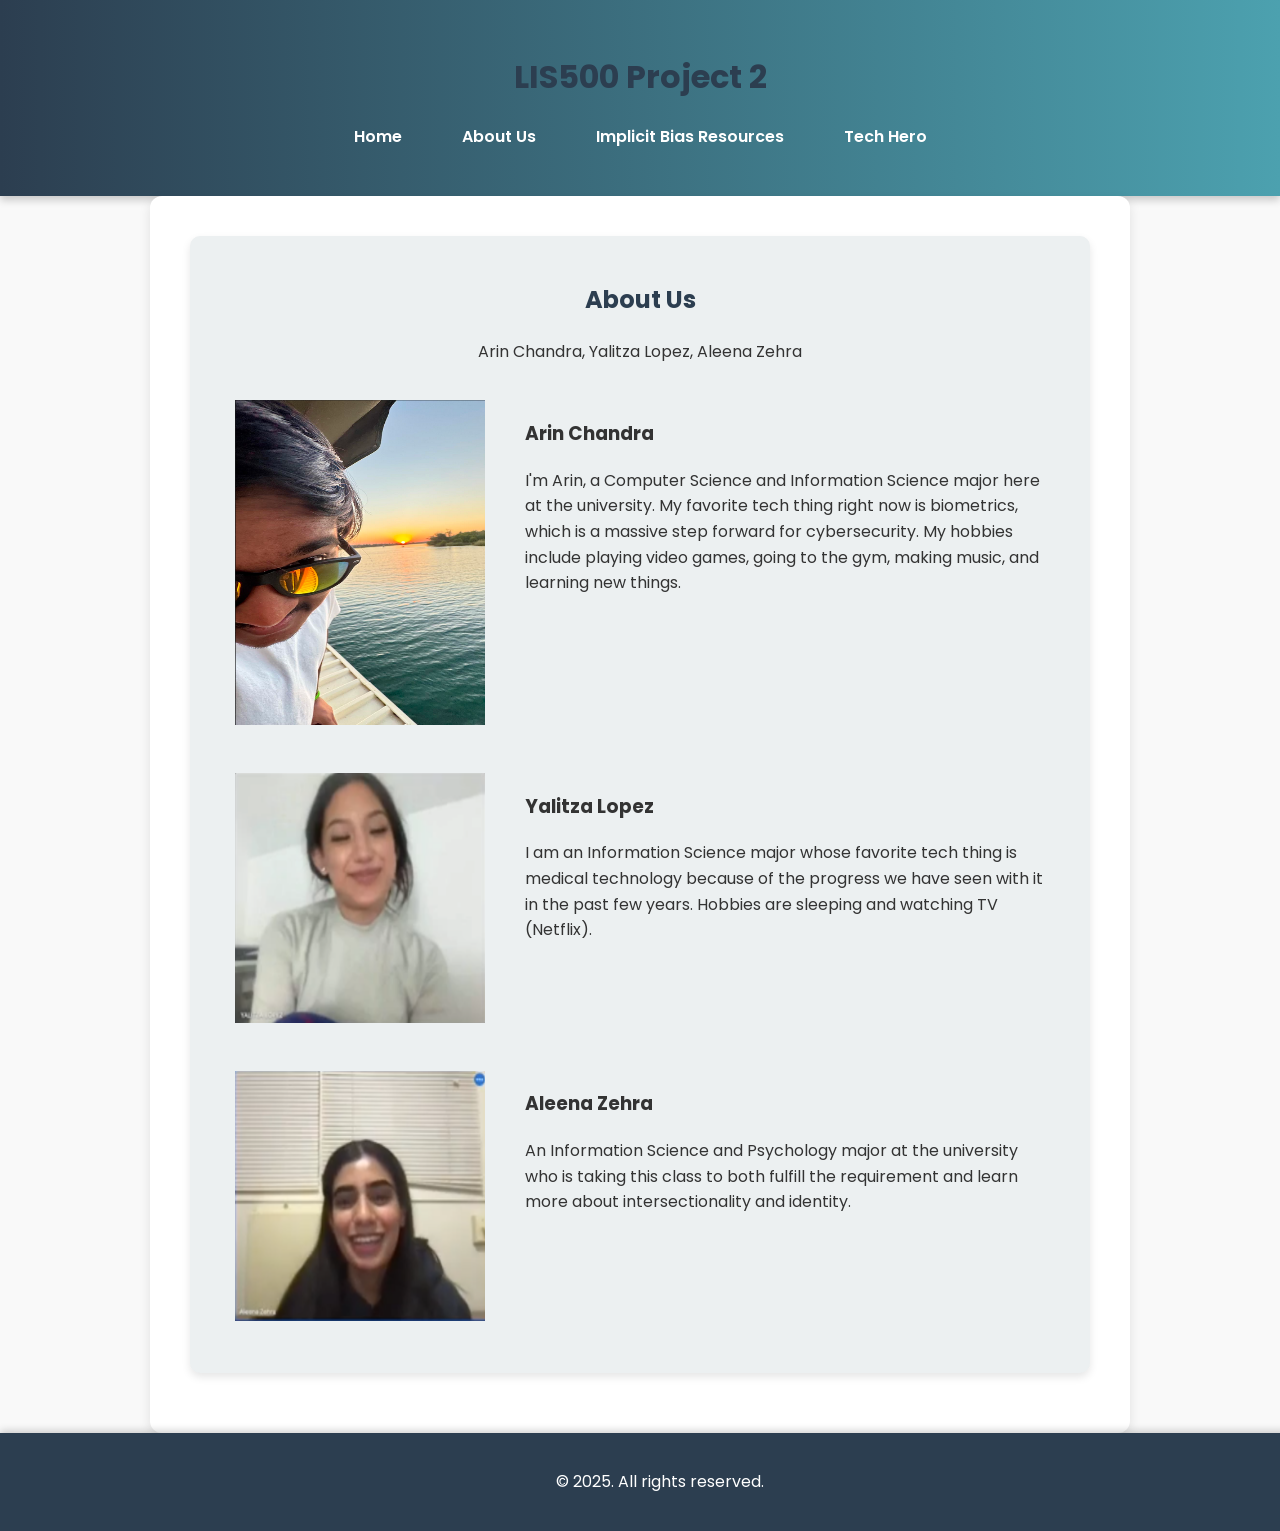
<file: about.html>
<!DOCTYPE html>
<html lang="en">
<head>
    <meta charset="UTF-8">
    <meta name="viewport" content="width=device-width, initial-scale=1.0">
    <title>About Us!</title>
    <link rel="stylesheet" href="styles.css">
</head>
<body>
    <header class="site-header">
        <h1>LIS500 Project 2</h1>
        <nav>
            <ul class="nav-menu">
                <li><a href="p2.html">Home</a></li>
                <li><a href="about.html">About Us</a></li>
                <li><a href="resources.html">Implicit Bias Resources</a></li>
                <li><a href="tech-hero.html">Tech Hero</a></li>
            </ul>
        </nav>
    </header>
    
    <main class="main-content">
        <section class="intro-section">
            <h2>About Us</h2>
            <p>Arin Chandra, Yalitza Lopez, Aleena Zehra</p>
            <div class = "person">
            <div class = "personimage">
                <img src = "img/arin.png" height="325" width="250">
            </div>
                <!-- Align images on the left. Text goes on the right. Follow through for every individual. -->
            <div class = "persontext">
                <h3>Arin Chandra</h3>
                <p>I'm Arin, a Computer Science and Information Science major here at the university. My favorite tech thing right now is biometrics, which is a massive step forward for cybersecurity.
                My hobbies include playing video games, going to the gym, making music, and learning new things.</p>
            </div>
            </div>
            <div class = "person">
            <div class = "personimage">
                <img src = "img/yalitza-placeholder.png" height="250" width="250">
            </div>
            <div class = "persontext">
                <h3>Yalitza Lopez</h3>
                <p>I am an Information Science major whose favorite tech thing is medical technology because of the progress we have seen with it in the past few years. Hobbies are sleeping and watching TV (Netflix).</p>
            </div>
            </div>
            <div class = "person">
            <div class = "personimage">
                <img src = "img/aleena-placeholder.png" height="250" width="250">
            </div>
            <div class = "persontext">
                <h3>Aleena Zehra</h3>
                <p>An Information Science and Psychology major at the university who is taking this class to both fulfill the requirement and learn more about intersectionality and identity.</p>
            </div>
            </div>
        </section>
    </main>
    
    <footer class="site-footer">
        <p>&copy; 2025. All rights reserved.</p>
    </footer>
</body>
</html>
</file>
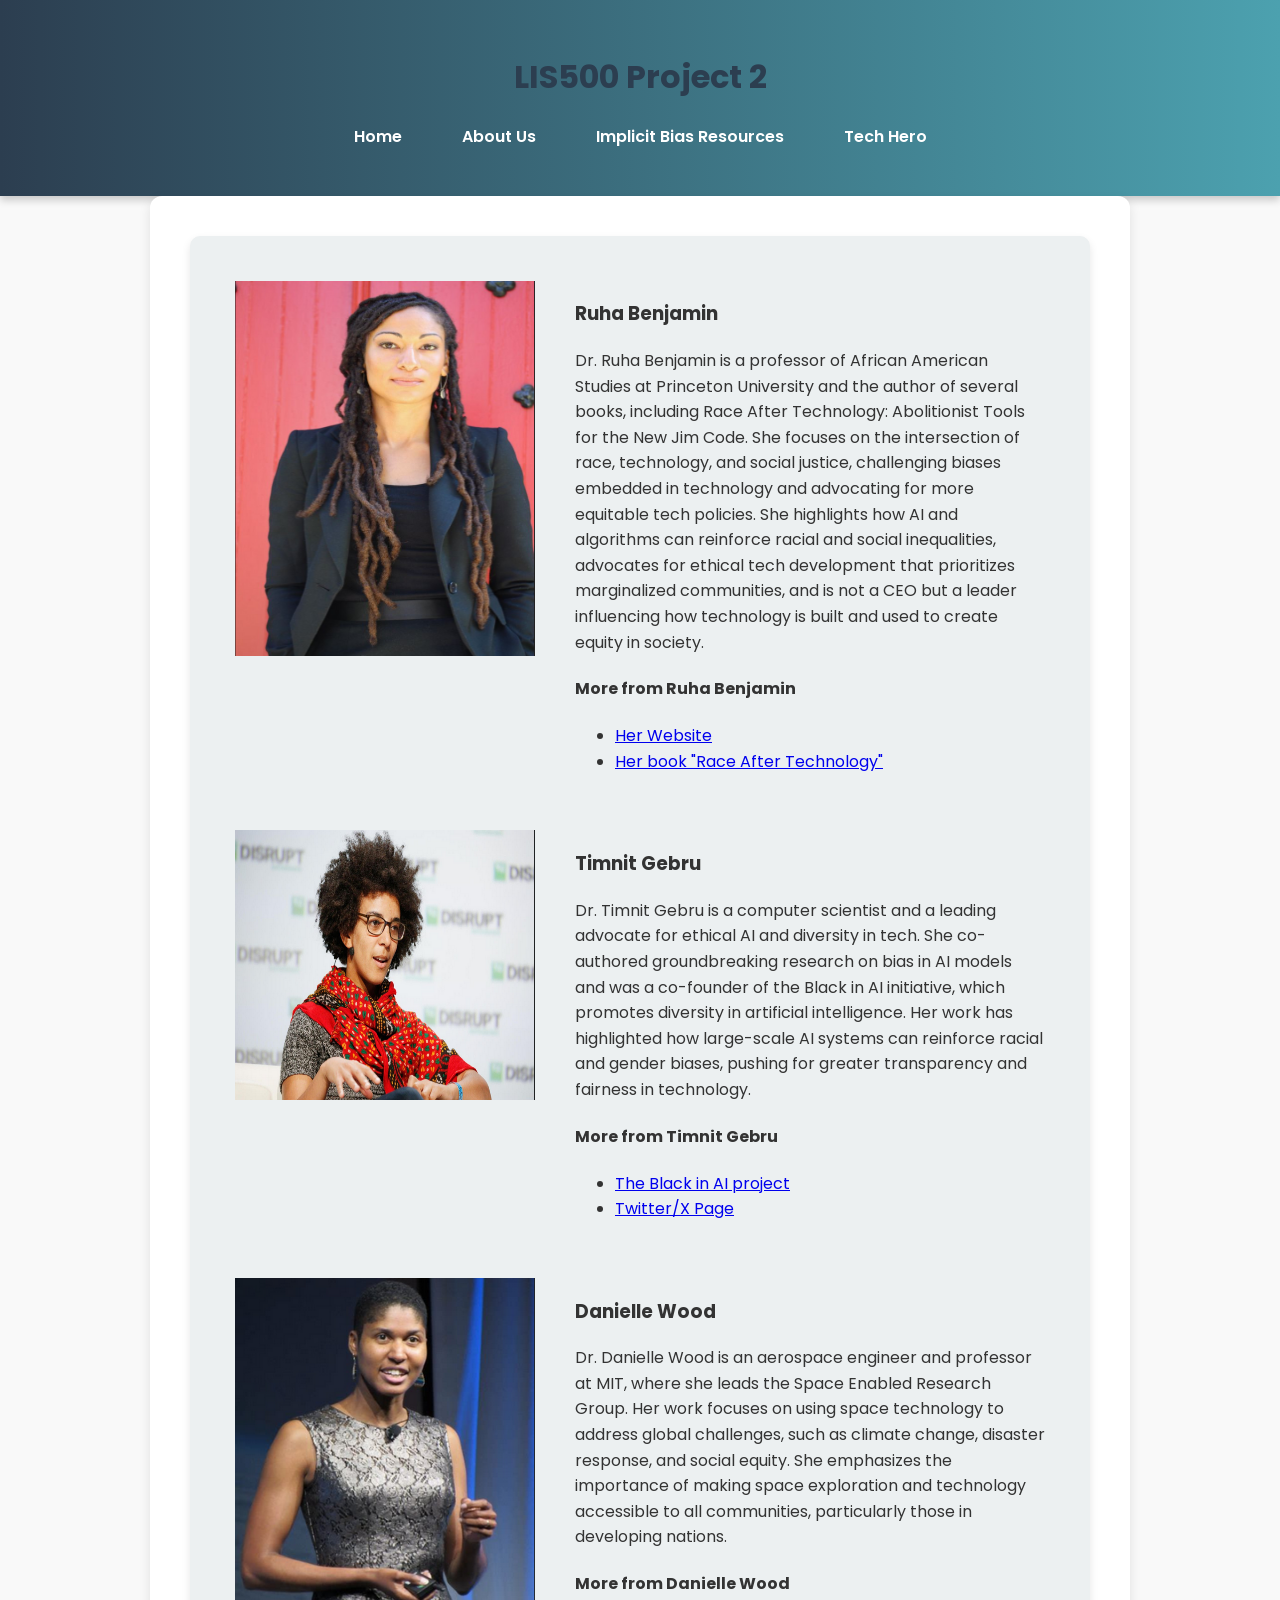
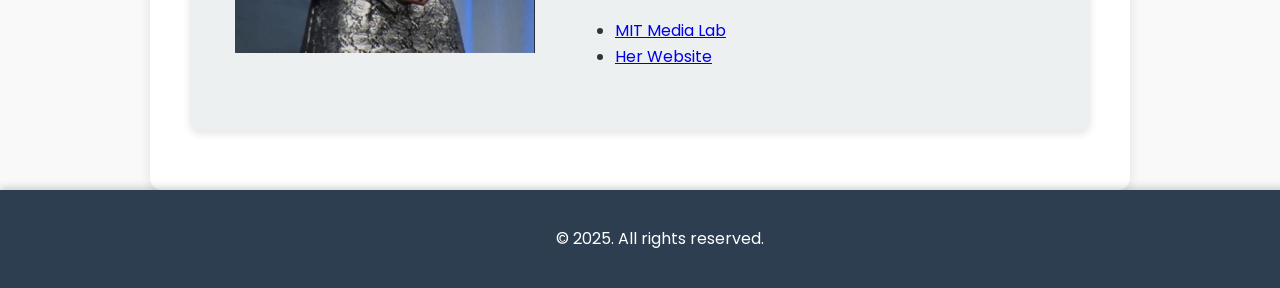
<file: tech-hero.html>
<!DOCTYPE html>
<html lang="en">
<head>
    <meta charset="UTF-8">
    <meta name="viewport" content="width=device-width, initial-scale=1.0">
    <title>Our Tech Heroes</title>
    <link rel="stylesheet" href="styles.css">
</head>
<body>
    <header class="site-header">
        <h1>LIS500 Project 2</h1>
        <nav>
            <ul class="nav-menu">
                <li><a href="p2.html">Home</a></li>
                <li><a href="about.html">About Us</a></li>
                <li><a href="resources.html">Implicit Bias Resources</a></li>
                <li><a href="tech-hero.html">Tech Hero</a></li>
            </ul>
        </nav>
    </header>
    
    <main class="main-content">
        <section class="intro-section">
            <div class = "person">
            <div class = "personimage">
                <img src = "img/ruha.png" height="375" width="300">
            </div>
                <!-- Similar method to about page. Just put images on left and text on right generally. Width should be the same to avoid clutter. -->
            <div class = "persontext">
                <h3>Ruha Benjamin</h3>
                <p>Dr. Ruha Benjamin is a professor of African American Studies at Princeton University and the author of several books, including Race After Technology: Abolitionist Tools for the New Jim Code.
                    She focuses on the intersection of race, technology, and social justice, challenging biases embedded in technology and advocating for more equitable tech policies.
                    She highlights how AI and algorithms can reinforce racial and social inequalities, advocates for ethical tech development that prioritizes marginalized communities, and
                    is not a CEO but a leader influencing how technology is built and used to create equity in society.</p>
                <h4>More from Ruha Benjamin</h4>
                <ul>
                    <li><a href = "https://www.ruhabenjamin.com/">Her Website</a></li>
                    <li><a href = "https://www.amazon.com/Race-After-Technology-Abolitionist-Tools/dp/1509526404">Her book "Race After Technology"</a></li>
                </ul>
            </div>
            </div>
            <div class = "person">
            <div class = "personimage">
                <img src = "img/gerbu.png" height="270" width="300">
            </div>
                <!-- Contains links to their works as well as more information -->
            <div class = "persontext">
                <h3>Timnit Gebru</h3>
                <p>Dr. Timnit Gebru is a computer scientist and a leading advocate for ethical AI and diversity in tech. 
                    She co-authored groundbreaking research on bias in AI models and was a co-founder of the Black in AI initiative, which promotes diversity in artificial intelligence. 
                    Her work has highlighted how large-scale AI systems can reinforce racial and gender biases, pushing for greater transparency and fairness in technology.
                </p>
                <h4>More from Timnit Gebru</h4>
                <ul>
                    <li><a href = "https://www.blackinai.org/">The Black in AI project</a></li>
                    <li><a href = "https://twitter.com/timnitGebru">Twitter/X Page</a></li>
                </ul>
            </div>
            </div>
            <div class = "person">
            <div class = "personimage">
                <img src = "img/wood.png" height="375" width="300">
            </div>
            <div class = "persontext">
                <h3>Danielle Wood</h3>
                <p>Dr. Danielle Wood is an aerospace engineer and professor at MIT, where she leads the Space Enabled Research Group.
                    Her work focuses on using space technology to address global challenges, such as climate change, disaster response, and social equity. 
                    She emphasizes the importance of making space exploration and technology accessible to all communities, particularly those in developing nations.
                </p>
                <h4>More from Danielle Wood</h4>
                <ul>
                    <li><a href = "https://www.media.mit.edu/people/drwood/overview/">MIT Media Lab</a></li>
                    <li><a href = "http://www.daniellerwood.com/">Her Website</a></li>
                </ul>
            </div>
            </div>
        </section>
    </main>
    
    <footer class="site-footer">
        <p>&copy; 2025. All rights reserved.</p>
    </footer>
</body>
</html>
</file>
<file: styles.css>
/* Import Google Font */
@import url('https://fonts.googleapis.com/css2?family=Poppins:wght@300;400;600&display=swap');  /* Imports a custom font for use in our website. */

/* General Styles */
body { 
    font-family: 'Poppins', sans-serif;
    margin: 0;
    padding: 0;
    background-color: #f9f9f9;
    color: #333;
    line-height: 1.6;
}

/* Header Styles */
header.site-header {
    background: linear-gradient(to right, #2c3e50, #4ca1af);
    color: white;
    padding: 30px;
    text-align: center;
    box-shadow: 0px 4px 8px rgba(0, 0, 0, 0.2);
}

nav ul.nav-menu {
    list-style: none;
    padding: 0;
    display: flex;
    justify-content: center;
    gap: 20px;
    margin-top: 10px;
}

nav ul.nav-menu li {
    display: inline;
}

nav ul.nav-menu li a {
    color: white;
    text-decoration: none;
    font-weight: 600;
    padding: 10px 20px;
    border-radius: 8px;
    transition: background 0.3s ease, transform 0.2s ease;
}

nav ul.nav-menu li a:hover {
    background: rgba(255, 255, 255, 0.3);
    transform: scale(1.05);
}

/* Main Content */
main.main-content {
    padding: 40px;
    text-align: center;
    max-width: 900px;
    margin: auto;
    background: white;
    border-radius: 12px;
    box-shadow: 0px 4px 12px rgba(0, 0, 0, 0.1);
}

section.intro-section {
    background: #ecf0f1;
    padding: 25px;
    border-radius: 10px;
    box-shadow: 0px 4px 8px rgba(0, 0, 0, 0.1);
    margin-bottom: 20px;
}

h1, h2 {
    color: #2c3e50;
}

/* Footer Styles */
footer.site-footer {
    background: #2c3e50;
    color: white;
    text-align: center;
    padding: 20px;
    position: relative;
    bottom: 0;
    width: 100%;
    box-shadow: 0px -2px 8px rgba(0, 0, 0, 0.2);
}

.personimage {  /* A series of person classes to make the organization of Tech Hero and About Us pages much easier. */
  max-width: 100%;
  padding: 20px;
  flex-basis: 40%;
}

.persontext {
  padding: 20px 20px;
  text-align: left;
}

.person {
  display: flex;
  justify-content: left;
  text-align: left;
}

.button {
  padding: 15px;
  margin: 50px auto;
}

.justalign {  /* Class for the purpose of aligning to the left. */
 text-align: left;
}
</file>
